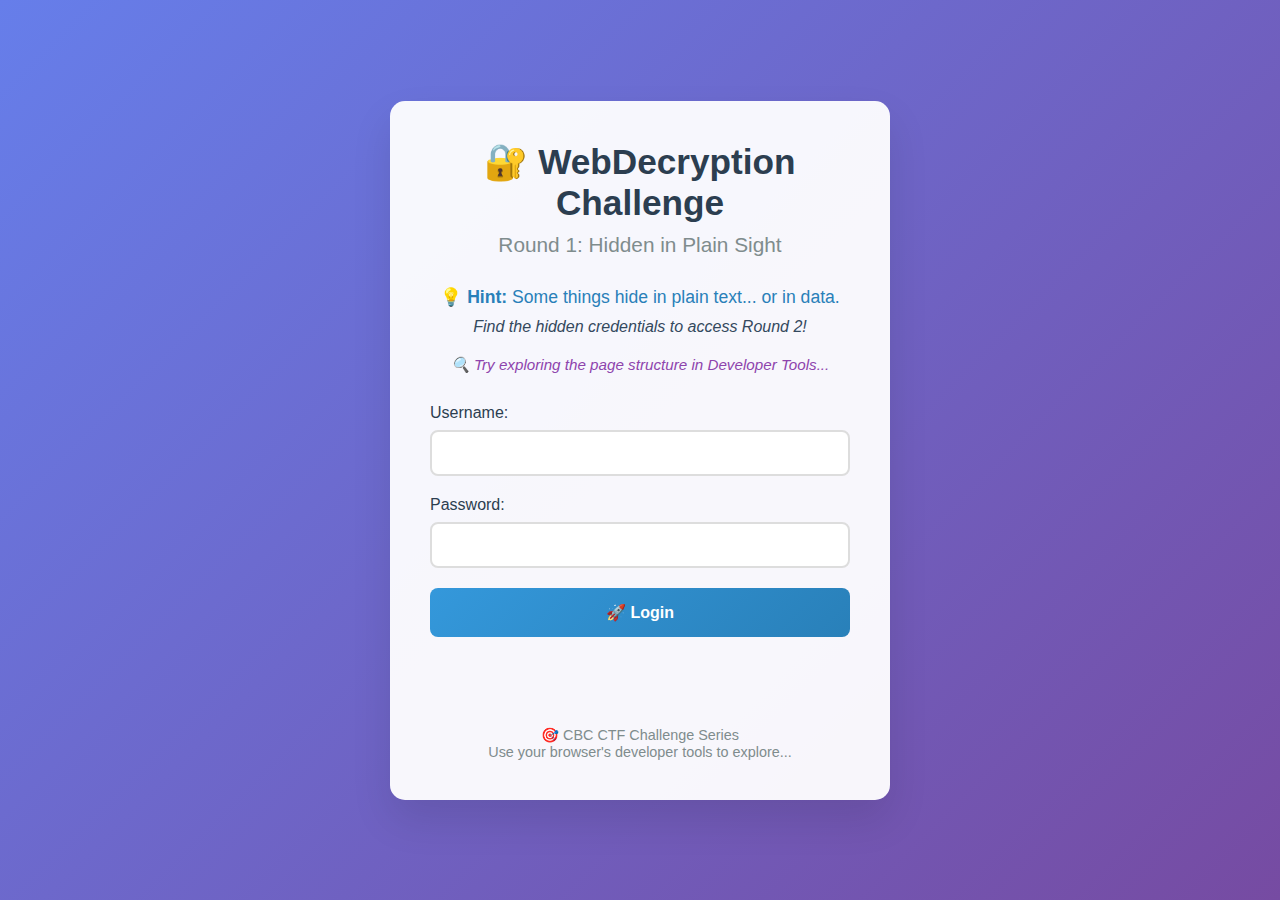
<file: index.html>
<!DOCTYPE html>
<html lang="en">
<head>
    <meta charset="UTF-8">
    <meta name="viewport" content="width=device-width, initial-scale=1.0">
    <title>WebDecryption - Round 1</title>
    <link rel="stylesheet" href="styles.css">
</head>
<body>
    <!-- Authentication Module v2.1.4 -->
    <!-- WARNING: Do not modify these data integrity checksums -->
    <div data-checksum="7a8b9c" style="display:none"></div>
    <div data-hash="md5:x92k" class="integrity-check"></div>
    
    <!-- Session validation tokens (auto-generated) -->
    <div data-noise="x"></div>
    <div data-pos1="h"></div>
    <div data-session-id="x7f4a9b2c" class="auth-token"></div>
    <div data-fake="x"></div>
    <div data-pos2="a"></div>
    <div data-csrf-token="ak47mz9x" style="visibility:hidden"></div>
    <div data-noise="x"></div>
    <div data-pos3="c"></div>
    <div data-api-key="xx9f2m4k" class="security-header"></div>
    <div data-decoy="x"></div>
    <div data-pos4="k"></div>
    <div data-encryption="aes256:x8h3" style="position:absolute;left:-9999px"></div>
    <div data-fake="x"></div>
    <div data-pos5="e"></div>
    <div data-jwt="eyJ0eXAiOiJKV1QiLCJhbGciOiJIUzI1NiJ9.x" class="bearer-token"></div>
    <div data-noise="x"></div>
    <div data-pos6="r"></div>
    <div data-oauth="bearer_x4k9m2" style="opacity:0"></div>
    <div data-decoy="x"></div>
    <div data-pos7="2"></div>
    <div data-signature="sha256:x7f4a9b2c8d5e6f7" class="digital-signature"></div>
    <div data-fake="x"></div>
    <div data-pos8="2"></div>
    <div data-timestamp="1695648000" style="display:none"></div>
    <div data-noise="x"></div>
    
    <div data-compliance="gdpr:enabled" class="privacy-module"></div>
    <div data-security-level="high" style="visibility:hidden"></div>
    <div data-encryption-mode="tls1.3" class="ssl-config"></div>
    <div data-audit-log="user_auth_attempts" style="position:absolute;top:-9999px"></div>
    <div data-firewall-rule="allow_authenticated" class="access-control"></div>
    <div data-rate-limit="60/minute" style="display:none"></div>
    <div data-auth-provider="internal" class="identity-management"></div>
    <div data-session-timeout="3600" style="opacity:0"></div>
    <div data-password-policy="complex" class="security-policy"></div>
    <div data-mfa-enabled="true" style="visibility:hidden"></div>
    <div data-backup-auth="sms" class="fallback-method"></div>
    <div data-geo-restriction="disabled" style="position:absolute;left:-9999px"></div>
    
    <div class="container">
        <div class="header">
            <h1>🔐 WebDecryption Challenge</h1>
            <h2>Round 1: Hidden in Plain Sight</h2>
        </div>

        <div class="challenge-info">
            <p class="hint">💡 <strong>Hint:</strong> Some things hide in plain text... or in data.</p>
            <p class="instructions">Find the hidden credentials to access Round 2!</p>
            <p class="dev-hint">🔍 <em>Try exploring the page structure in Developer Tools...</em></p>
        </div>

        <form id="loginForm" class="login-form">
            <div class="form-group">
                <label for="username">Username:</label>
                <input type="text" id="username" name="username" >
            </div>

            <div class="form-group">
                <label for="password">Password:</label>
                <input type="password" id="password" name="password" >
            </div>

            <button type="submit" class="login-btn">🚀 Login</button>
        </form>

        <div id="message" class="message"></div>

        <div class="footer">
            <p>🎯 CBC CTF Challenge Series</p>
            <p class="small-text">Use your browser's developer tools to explore...</p>
        </div>
    </div>

    <!-- More noise data mixed throughout -->
    <div data-random="p"></div>
    <div data-fake2="t"></div>
    <div data-noise2="j"></div>
    <div data-decoy2="n"></div>
    <div data-random2="f"></div>

    <script src="script.js"></script>
</body>
</html>
</file>
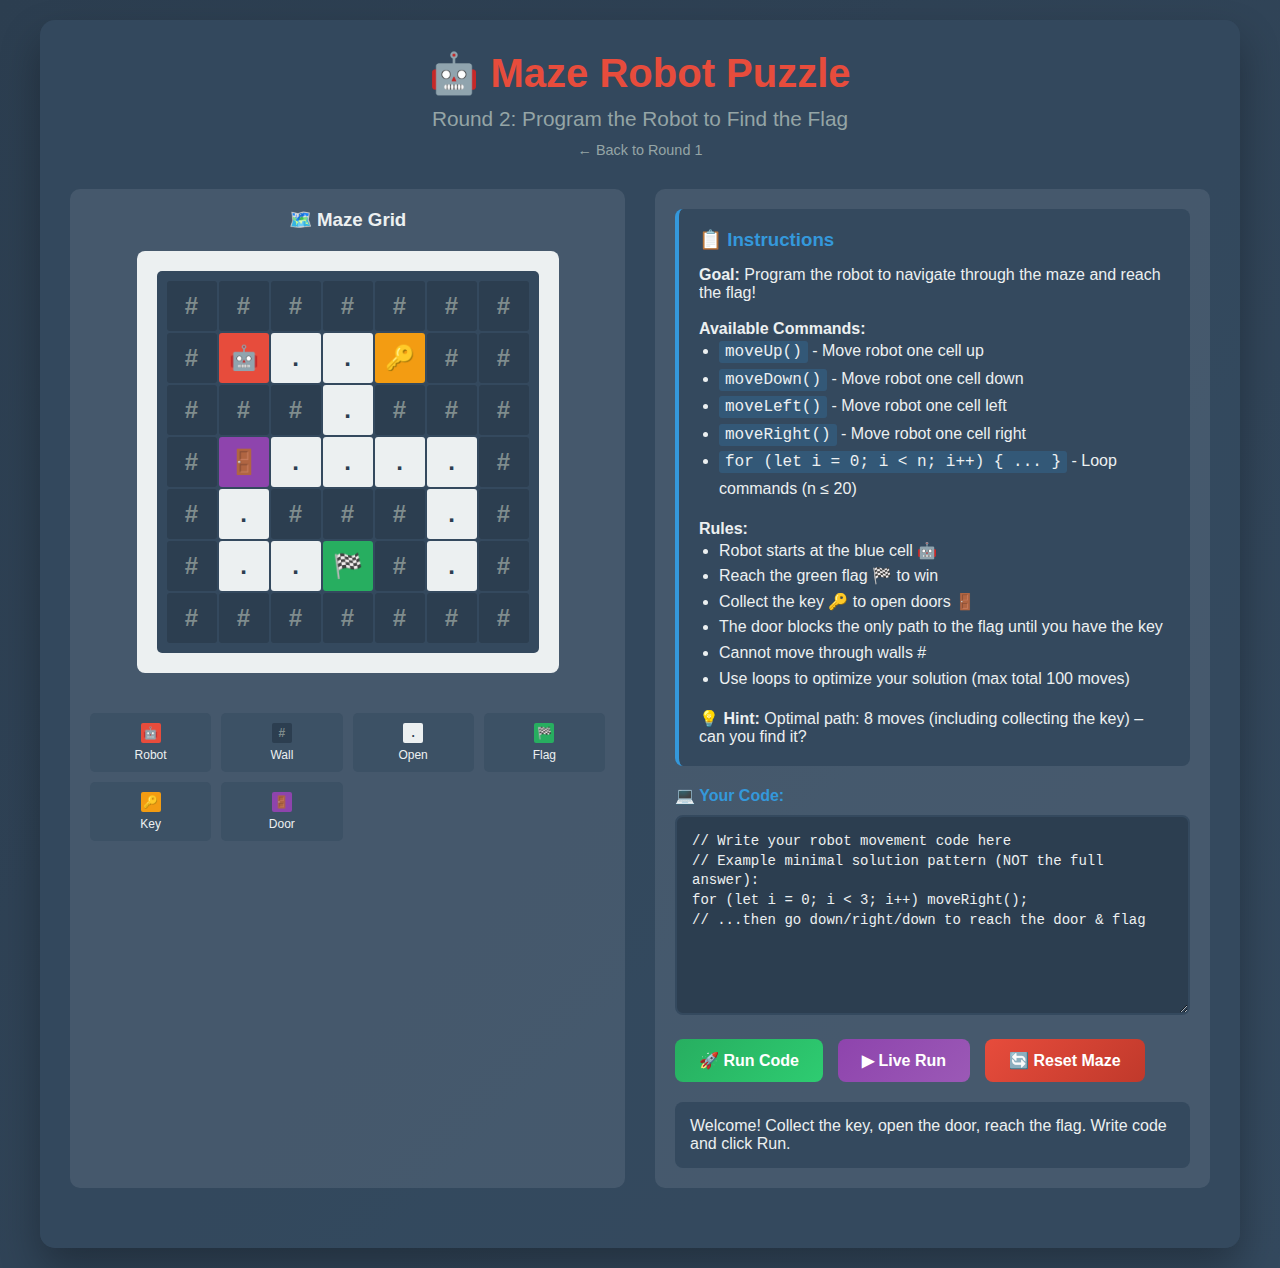
<file: round2/index.html>
<!DOCTYPE html>
<html lang="en">
<head>
    <meta charset="UTF-8">
    <meta name="viewport" content="width=device-width, initial-scale=1.0">
    <title>WebDecryption - Round 2: Maze Robot Puzzle</title>
    <link rel="stylesheet" href="styles.css">
</head>
<body>
    <div class="container">
        <div class="header">
            <h1>🤖 Maze Robot Puzzle</h1>
            <h2>Round 2: Program the Robot to Find the Flag</h2>
            <p style="margin-top: 10px;">
                <a href="../index.html" style="color: #95a5a6; text-decoration: none; font-size: 0.9em;">
                    ← Back to Round 1
                </a>
            </p>
        </div>

        <div class="challenge-layout">
            <div class="maze-section">
                <h3>🗺️ Maze Grid</h3>
                <div class="maze-container">
                    <div class="maze-grid" id="mazeGrid">
                        <!-- Maze cells will be generated by JavaScript -->
                    </div>
                </div>
                
                <div class="legend">
                    <div class="legend-item">
                        <div class="legend-symbol" style="background: #e74c3c; color: white;">🤖</div>
                        <div>Robot</div>
                    </div>
                    <div class="legend-item">
                        <div class="legend-symbol" style="background: #2c3e50; color: #7f8c8d;">#</div>
                        <div>Wall</div>
                    </div>
                    <div class="legend-item">
                        <div class="legend-symbol" style="background: #ecf0f1; color: #2c3e50;">.</div>
                        <div>Open</div>
                    </div>
                    <div class="legend-item">
                        <div class="legend-symbol" style="background: #27ae60; color: white;">🏁</div>
                        <div>Flag</div>
                    </div>
                    <div class="legend-item">
                        <div class="legend-symbol" style="background: #f39c12; color: white;">🔑</div>
                        <div>Key</div>
                    </div>
                    <div class="legend-item">
                        <div class="legend-symbol" style="background: #8e44ad; color: white;">🚪</div>
                        <div>Door</div>
                    </div>
                </div>
            </div>

            <div class="code-section">
                <div class="instructions">
                    <h3>📋 Instructions</h3>
                    <p><strong>Goal:</strong> Program the robot to navigate through the maze and reach the flag!</p>
                    <br>
                    <p><strong>Available Commands:</strong></p>
                    <ul>
                        <li><code>moveUp()</code> - Move robot one cell up</li>
                        <li><code>moveDown()</code> - Move robot one cell down</li>
                        <li><code>moveLeft()</code> - Move robot one cell left</li>
                        <li><code>moveRight()</code> - Move robot one cell right</li>
                        <li><code>for (let i = 0; i &lt; n; i++) { ... }</code> - Loop commands (n ≤ 20)</li>
                    </ul>
                    <br>
                    <p><strong>Rules:</strong></p>
                    <ul>
                        <li>Robot starts at the blue cell 🤖</li>
                        <li>Reach the green flag 🏁 to win</li>
                        <li>Collect the key 🔑 to open doors 🚪</li>
                        <li>The door blocks the only path to the flag until you have the key</li>
                        <li>Cannot move through walls #</li>
                        <li>Use loops to optimize your solution (max total 100 moves)</li>
                    </ul>
                    <br>
                    <p><strong>💡 Hint:</strong> Optimal path: 8 moves (including collecting the key) – can you find it?</p>
                </div>

                <div class="code-editor">
                    <label for="codeInput">💻 Your Code:</label>
                    <textarea id="codeInput" placeholder="// Write your robot movement code here
// Example minimal solution pattern (NOT the answer):
for (let i = 0; i < 3; i++) moveRight();
// ...then go down/right/down to reach the door & flag
">// Write your robot movement code here
// Example minimal solution pattern (NOT the full answer):
for (let i = 0; i < 3; i++) moveRight();
// ...then go down/right/down to reach the door & flag
</textarea>
                </div>

                <div class="control-buttons">
                    <button class="btn btn-run" id="runBtn">🚀 Run Code</button>
                    <button class="btn btn-run" id="liveBtn" style="background:linear-gradient(135deg,#8e44ad,#9b59b6);">▶ Live Run</button>
                    <button class="btn btn-reset" id="resetBtn">🔄 Reset Maze</button>
                </div>

                <div class="status" id="statusDiv">
                    Ready to run your code! Write movement commands above and click "Run Code".
                </div>
            </div>
        </div>
    </div>

    <script src="script.js"></script>
</body>
</html>
</file>
<file: styles.css>
/* WebDecryption Round 1 - Minimal CSS Styles */

* {
    margin: 0;
    padding: 0;
    box-sizing: border-box;
}

body {
    font-family: 'Segoe UI', Tahoma, Geneva, Verdana, sans-serif;
    background: linear-gradient(135deg, #667eea 0%, #764ba2 100%);
    min-height: 100vh;
    display: flex;
    align-items: center;
    justify-content: center;
}

.container {
    background: rgba(255, 255, 255, 0.95);
    border-radius: 15px;
    box-shadow: 0 20px 40px rgba(0, 0, 0, 0.1);
    padding: 40px;
    max-width: 500px;
    width: 90%;
    text-align: center;
}

.header h1 {
    color: #2c3e50;
    margin-bottom: 10px;
    font-size: 2.2em;
}

.header h2 {
    color: #7f8c8d;
    margin-bottom: 30px;
    font-size: 1.3em;
    font-weight: 300;
}

/* Hidden data divs - not visible but present in DOM */
div[data-pos1], div[data-pos2], div[data-pos3], div[data-pos4], div[data-pos5],
div[data-pos6], div[data-pos7], div[data-pos8], div[data-pos9], div[data-pos10],
div[data-noise], div[data-fake], div[data-decoy], div[data-random], div[data-fake2],
div[data-noise2], div[data-decoy2], div[data-random2] {
    display: none;
    position: absolute;
    opacity: 0;
    visibility: hidden;
}

.hint {
    color: #2980b9;
    font-size: 1.1em;
    margin-bottom: 10px;
}

.dev-hint {
    color: #8e44ad;
    font-size: 0.95em;
    margin-top: 10px;
    font-style: italic;
}

.instructions {
    color: #34495e;
    font-style: italic;
    margin-bottom: 20px;
}

/* Hidden username styling - scattered throughout page */
.invisible-text {
    color: transparent;
    font-size: 14px;
    user-select: text;
    cursor: text;
    padding: 2px 4px;
    background: transparent;
    border-radius: 4px;
    transition: all 0.3s ease;
    display: inline;
}

.invisible-text:hover {
    color: #e74c3c;
    background: rgba(231, 76, 60, 0.1);
    border: 1px dashed #e74c3c;
    box-shadow: 0 0 5px rgba(231, 76, 60, 0.3);
}

/* Login form styling */
.login-form {
    margin: 30px 0;
}

.form-group {
    margin-bottom: 20px;
    text-align: left;
}

.form-group label {
    display: block;
    margin-bottom: 8px;
    color: #2c3e50;
    font-weight: 500;
}

.form-group input {
    width: 100%;
    padding: 12px 15px;
    border: 2px solid #ddd;
    border-radius: 8px;
    font-size: 16px;
    transition: border-color 0.3s ease;
}

.form-group input:focus {
    outline: none;
    border-color: #3498db;
    box-shadow: 0 0 0 3px rgba(52, 152, 219, 0.1);
}

.login-btn {
    background: linear-gradient(135deg, #3498db, #2980b9);
    color: white;
    border: none;
    padding: 15px 30px;
    border-radius: 8px;
    font-size: 16px;
    font-weight: 600;
    cursor: pointer;
    transition: transform 0.2s ease;
    width: 100%;
}

.login-btn:hover {
    transform: translateY(-2px);
    box-shadow: 0 10px 20px rgba(52, 152, 219, 0.3);
}

.login-btn:disabled {
    background: #95a5a6;
    cursor: not-allowed;
    transform: none;
}

/* Message styling */
.message {
    margin-top: 20px;
    padding: 15px;
    border-radius: 8px;
    font-weight: 500;
}

.message.success {
    background: #d4edda;
    color: #155724;
    border: 1px solid #c3e6cb;
}

.message.error {
    background: #f8d7da;
    color: #721c24;
    border: 1px solid #f5c6cb;
}

.message.info {
    background: #cce7ff;
    color: #004085;
    border: 1px solid #b3d7ff;
}

.footer {
    margin-top: 30px;
    color: #7f8c8d;
    font-size: 0.9em;
}
</file>
<file: round2/styles.css>
/* WebDecryption Round 2 - Maze Robot Puzzle CSS */

* {
    margin: 0;
    padding: 0;
    box-sizing: border-box;
}

body {
    font-family: 'Segoe UI', Tahoma, Geneva, Verdana, sans-serif;
    background: linear-gradient(135deg, #2c3e50 0%, #34495e 100%);
    min-height: 100vh;
    color: #ecf0f1;
    padding: 20px;
}

.container {
    max-width: 1200px;
    margin: 0 auto;
    background: rgba(52, 73, 94, 0.9);
    border-radius: 15px;
    padding: 30px;
    box-shadow: 0 20px 40px rgba(0, 0, 0, 0.3);
}

.header {
    text-align: center;
    margin-bottom: 30px;
}

.header h1 {
    color: #e74c3c;
    font-size: 2.5em;
    margin-bottom: 10px;
}

.header h2 {
    color: #95a5a6;
    font-size: 1.3em;
    font-weight: 300;
}

.challenge-layout {
    display: grid;
    grid-template-columns: 1fr 1fr;
    gap: 30px;
    margin-bottom: 30px;
}

.maze-section {
    background: rgba(236, 240, 241, 0.1);
    border-radius: 10px;
    padding: 20px;
    text-align: center;
}

.maze-container {
    background: #ecf0f1;
    border-radius: 8px;
    padding: 20px;
    display: inline-block;
    margin: 20px 0;
}

.maze-grid {
    display: grid;
    grid-template-columns: repeat(7, 50px);
    grid-template-rows: repeat(7, 50px);
    gap: 2px;
    background: #34495e;
    padding: 10px;
    border-radius: 5px;
}

.maze-cell {
    width: 50px;
    height: 50px;
    display: flex;
    align-items: center;
    justify-content: center;
    font-size: 24px;
    font-weight: bold;
    border-radius: 3px;
    transition: all 0.5s ease;
}

.maze-cell.wall {
    background: #2c3e50;
    color: #7f8c8d;
}

.maze-cell.open {
    background: #ecf0f1;
    color: #2c3e50;
}

.maze-cell.start {
    background: #3498db;
    color: white;
}

.maze-cell.flag {
    background: #27ae60;
    color: white;
}

.maze-cell.robot {
    background: #e74c3c;
    color: white;
    animation: pulse 1s infinite;
}

.maze-cell.key {
    background: #f39c12;
    color: white;
}

.maze-cell.door {
    background: #8e44ad;
    color: white;
}

.maze-cell.door.opened {
    background: #9b59b6;
    color: #2c3e50;
    transition: background 0.4s ease;
}

@keyframes pulse {
    0% { transform: scale(1); }
    50% { transform: scale(1.1); }
    100% { transform: scale(1); }
}

.code-section {
    background: rgba(236, 240, 241, 0.1);
    border-radius: 10px;
    padding: 20px;
}

.instructions {
    background: #34495e;
    border-radius: 8px;
    padding: 20px;
    margin-bottom: 20px;
    border-left: 4px solid #3498db;
}

.instructions h3 {
    color: #3498db;
    margin-bottom: 15px;
}

.instructions ul {
    margin-left: 20px;
    line-height: 1.6;
}

.instructions code {
    background: rgba(52, 152, 219, 0.2);
    padding: 2px 6px;
    border-radius: 3px;
    font-family: 'Courier New', monospace;
}

.code-editor {
    margin-bottom: 20px;
}

.code-editor label {
    display: block;
    margin-bottom: 10px;
    color: #3498db;
    font-weight: bold;
}

.code-editor textarea {
    width: 100%;
    height: 200px;
    background: #2c3e50;
    color: #ecf0f1;
    border: 2px solid #34495e;
    border-radius: 8px;
    padding: 15px;
    font-family: 'Courier New', monospace;
    font-size: 14px;
    line-height: 1.4;
    resize: vertical;
}

.code-editor textarea:focus {
    outline: none;
    border-color: #3498db;
    box-shadow: 0 0 0 3px rgba(52, 152, 219, 0.2);
}

.control-buttons {
    display: flex;
    gap: 15px;
    margin-bottom: 20px;
}

.btn {
    padding: 12px 24px;
    border: none;
    border-radius: 8px;
    font-size: 16px;
    font-weight: 600;
    cursor: pointer;
    transition: all 0.3s ease;
}

.btn-run {
    background: linear-gradient(135deg, #27ae60, #2ecc71);
    color: white;
}

.btn-run:hover {
    transform: translateY(-2px);
    box-shadow: 0 10px 20px rgba(39, 174, 96, 0.3);
}

.btn-reset {
    background: linear-gradient(135deg, #e74c3c, #c0392b);
    color: white;
}

.btn-reset:hover {
    transform: translateY(-2px);
    box-shadow: 0 10px 20px rgba(231, 76, 60, 0.3);
}

.btn:disabled {
    background: #7f8c8d;
    cursor: not-allowed;
    transform: none;
}

.status {
    background: #34495e;
    border-radius: 8px;
    padding: 15px;
    margin-top: 20px;
}

.status.success {
    background: #27ae60;
    color: white;
}

.status.error {
    background: #e74c3c;
    color: white;
}

.status.info {
    background: #3498db;
    color: white;
}

.legend {
    display: grid;
    grid-template-columns: repeat(auto-fit, minmax(120px, 1fr));
    gap: 10px;
    margin: 20px 0;
    text-align: center;
}

.legend-item {
    background: rgba(52, 73, 94, 0.5);
    padding: 10px;
    border-radius: 5px;
    font-size: 12px;
}

.legend-symbol {
    width: 20px;
    height: 20px;
    margin: 0 auto 5px;
    border-radius: 2px;
    display: flex;
    align-items: center;
    justify-content: center;
    font-weight: bold;
}

/* Responsive design */
@media (max-width: 768px) {
    .challenge-layout {
        grid-template-columns: 1fr;
    }
    
    .maze-grid {
        grid-template-columns: repeat(7, 40px);
        grid-template-rows: repeat(7, 40px);
    }
    
    .maze-cell {
        width: 40px;
        height: 40px;
        font-size: 18px;
    }
    
    .container {
        padding: 20px;
        margin: 10px;
    }
    
    .header h1 {
        font-size: 2em;
    }
    
    .header h2 {
        font-size: 1.1em;
    }
}
</file>
